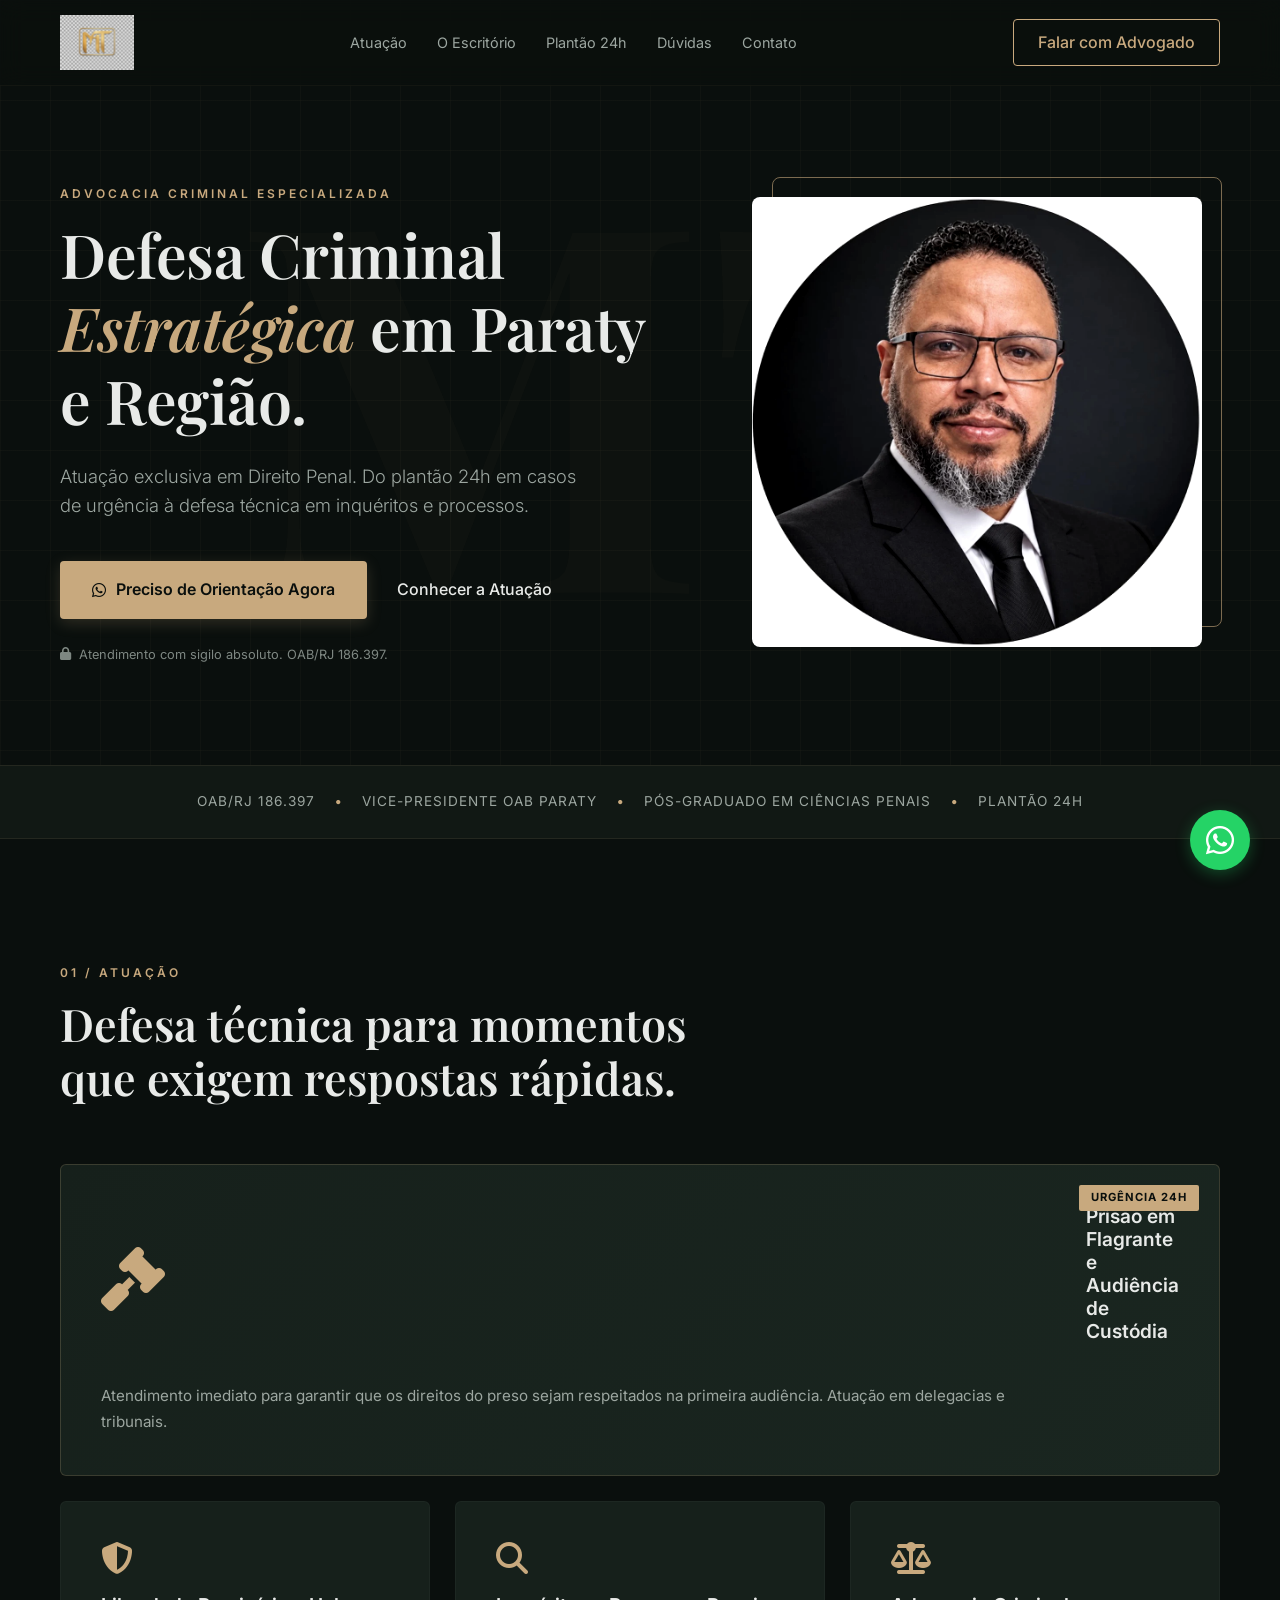
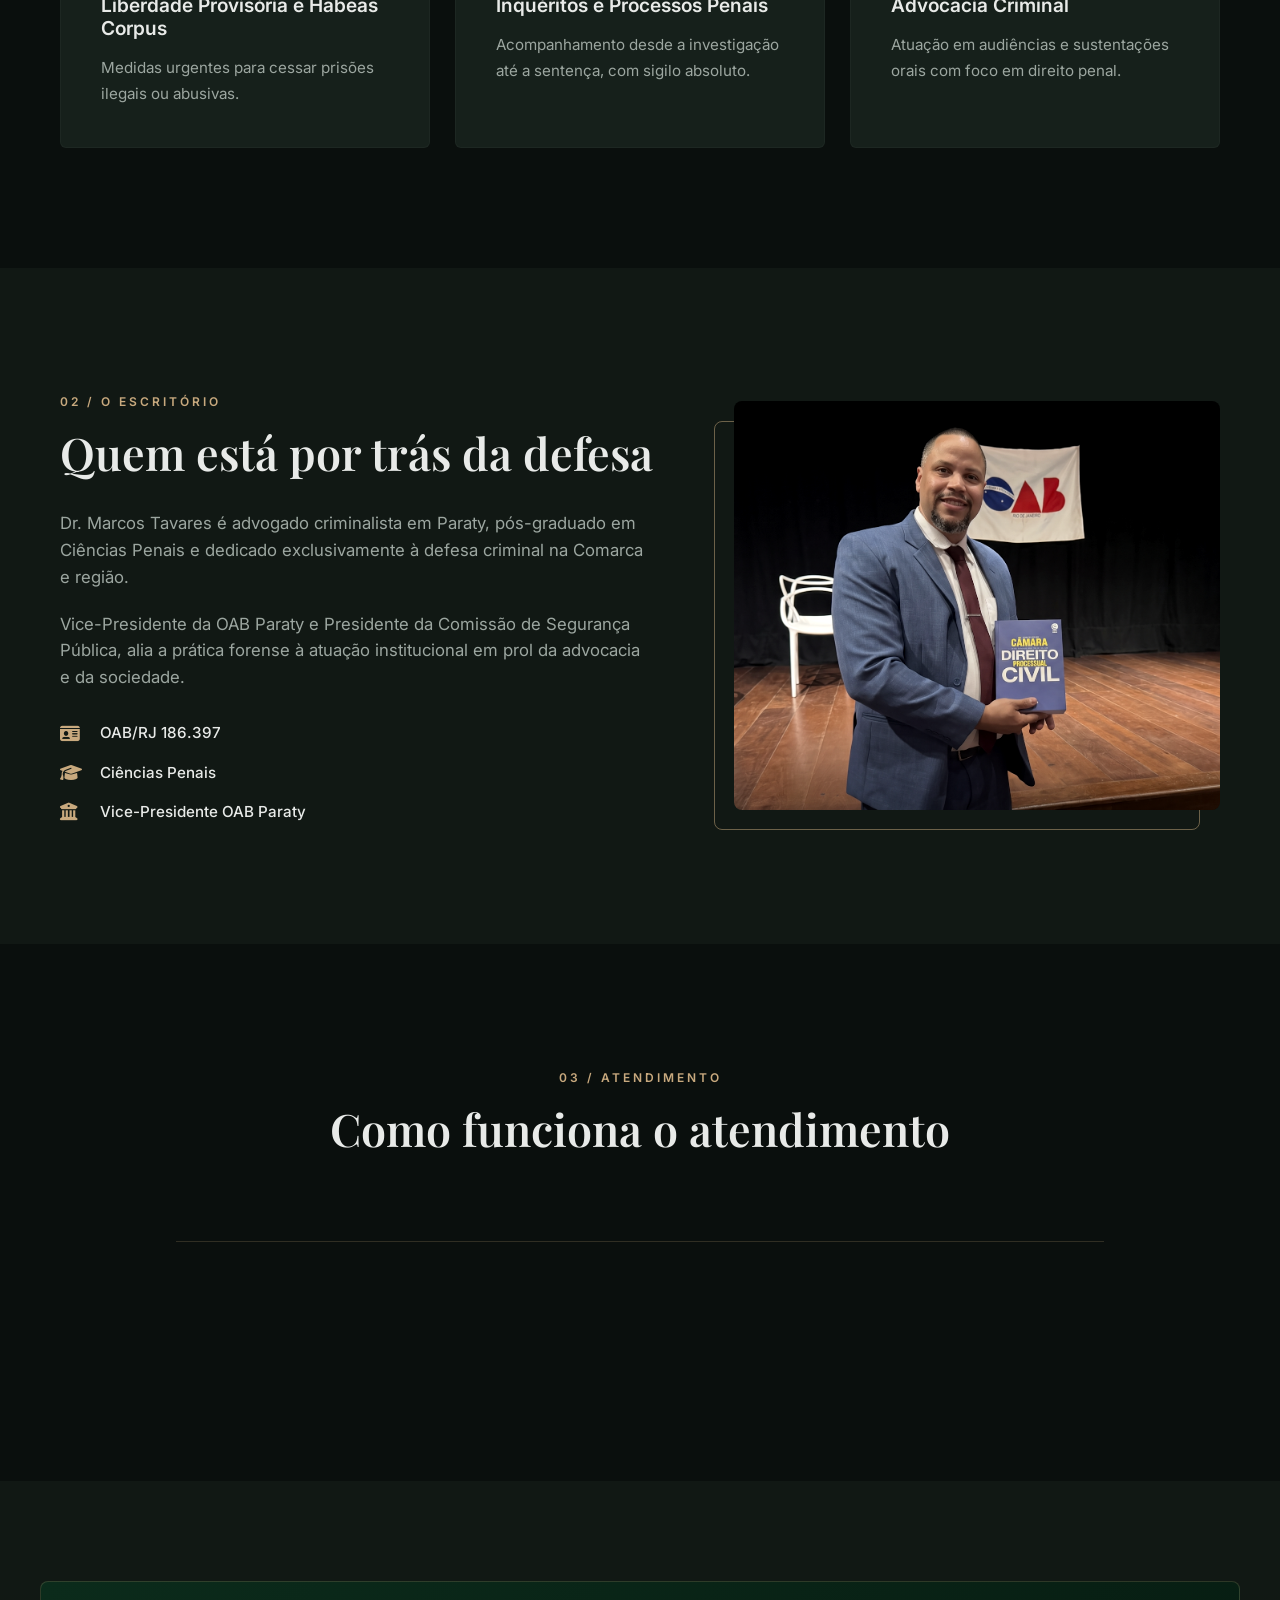
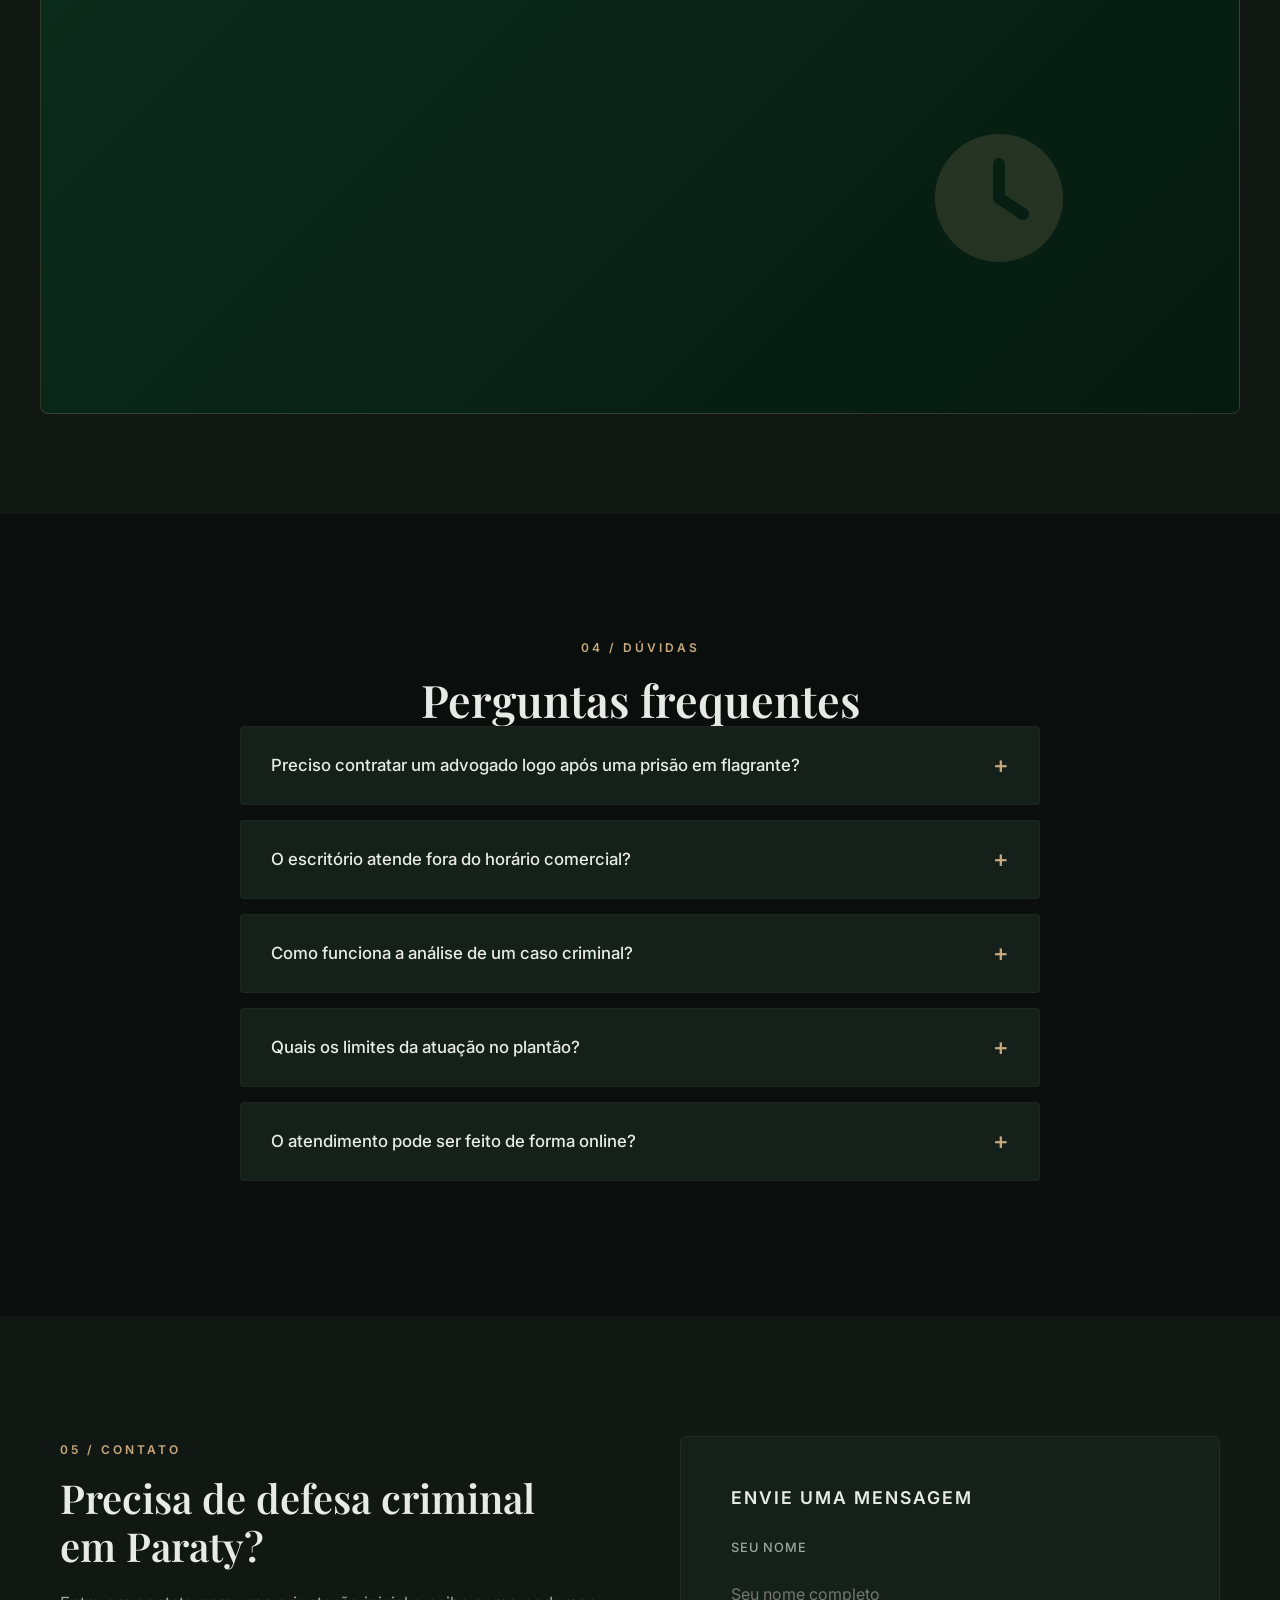
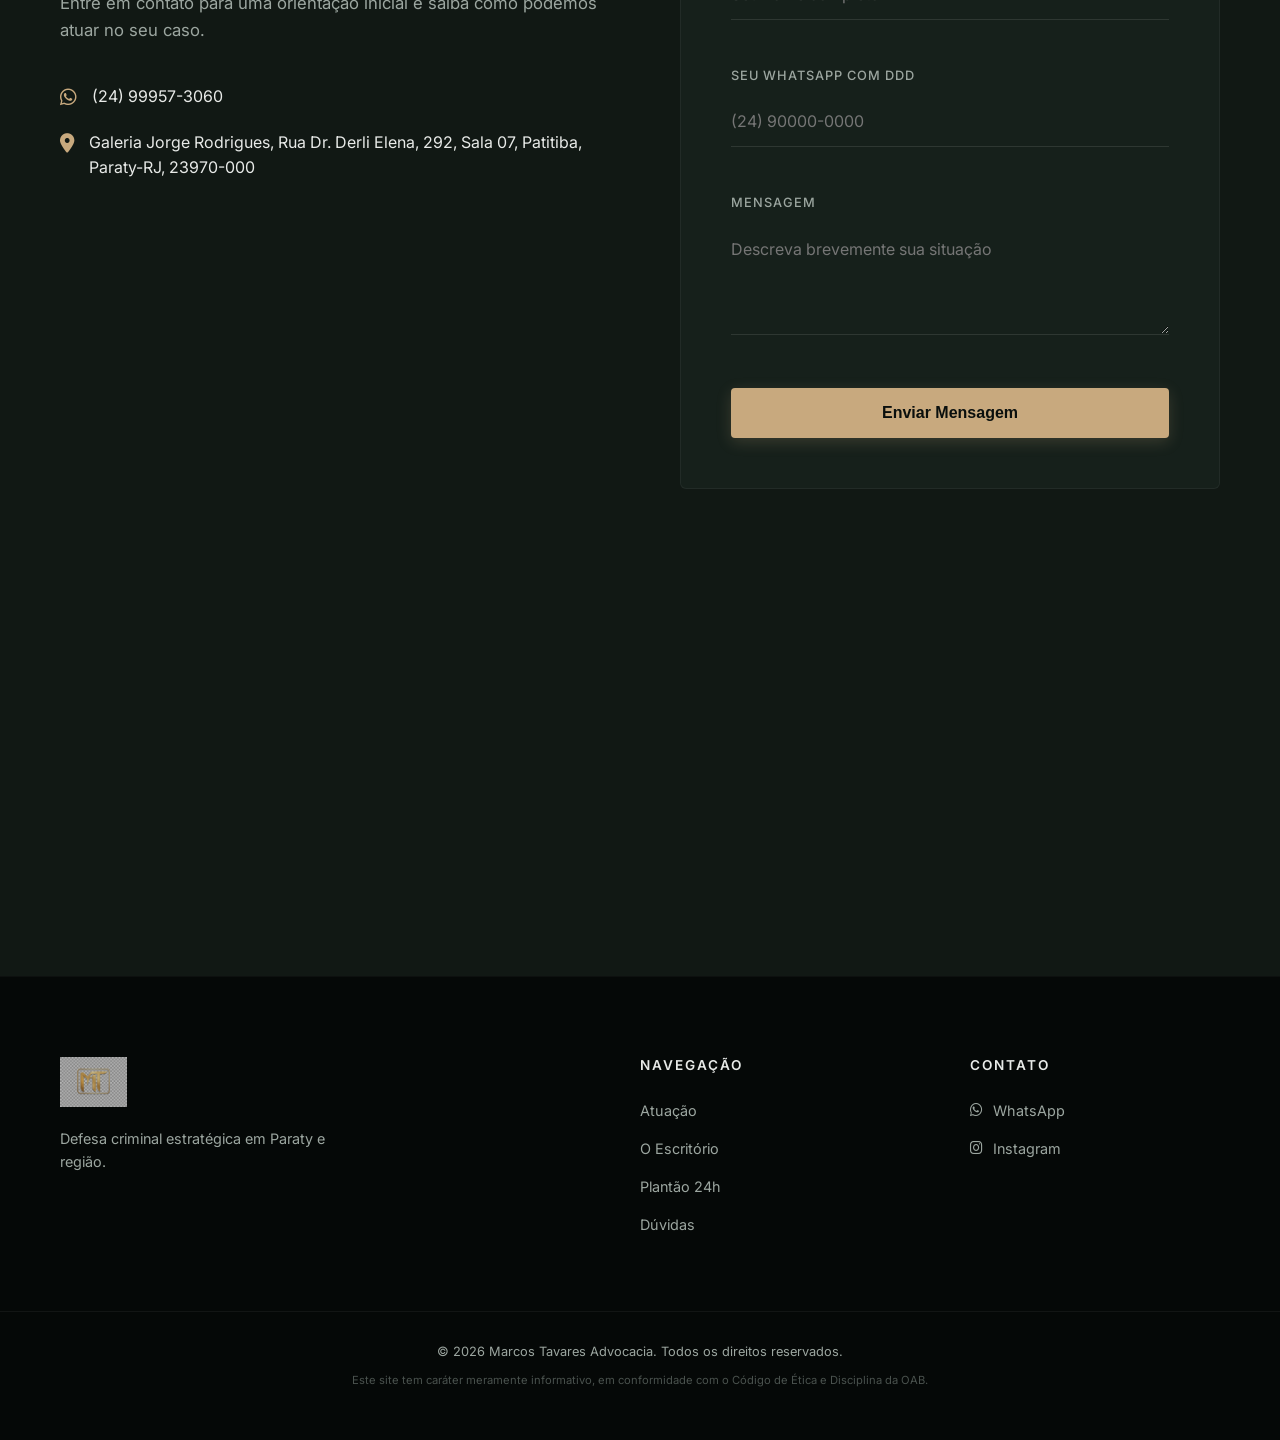
<file: site-marcos-tavares/index.html>
<!DOCTYPE html>
<html lang="pt-BR">
<head>
    <meta charset="UTF-8">
    <meta name="viewport" content="width=device-width, initial-scale=1.0">
    <title>Marcos Tavares | Advogado Criminalista em Paraty</title>
    <meta name="description" content="Defesa criminal estratégica em Paraty e região. Advogado criminalista, pós-graduado em Ciências Penais, Vice-Presidente da OAB Paraty. Atendimento 24h para urgências.">
    
    <!-- Fontes -->
    <link rel="preconnect" href="https://fonts.googleapis.com">
    <link rel="preconnect" href="https://fonts.gstatic.com" crossorigin>
    <link href="https://fonts.googleapis.com/css2?family=Playfair+Display:ital,wght@0,500;0,600;0,700;1,500&family=Inter:wght@300;400;500;600&display=swap" rel="stylesheet">
    
    <!-- Ícones -->
    <link rel="stylesheet" href="https://cdnjs.cloudflare.com/ajax/libs/font-awesome/6.4.0/css/all.min.css">
    
    <!-- CSS -->
    <link rel="stylesheet" href="style.css">
</head>
<body>

    <!-- BOTÃO WHATSAPP FLUTUANTE -->
    <a href="https://wa.me/5524999573060" class="btn-whatsapp-flutuante" target="_blank" aria-label="Falar no WhatsApp">
        <i class="fab fa-whatsapp"></i>
    </a>

    <!-- MENU FIXO -->
    <header id="header">
        <div class="container nav-container">
            <a href="#inicio" class="logo">
                <img src="imagens/logo-mt.png" alt="Logotipo Marcos Tavares - Advogado">
            </a>
            
            <nav>
                <ul class="nav-links" id="nav-links">
                    <li><a href="#atuacao">Atuação</a></li>
                    <li><a href="#escritorio">O Escritório</a></li>
                    <li><a href="#plantao">Plantão 24h</a></li>
                    <li><a href="#duvidas">Dúvidas</a></li>
                    <li><a href="#contato">Contato</a></li>
                </ul>
            </nav>
            
            <a href="https://wa.me/5524999573060" class="btn-nav" target="_blank">Falar com Advogado</a>
            
            <button class="menu-mobile" id="menu-mobile" aria-label="Abrir menu">
                <i class="fas fa-bars"></i>
            </button>
        </div>
    </header>

    <!-- TOPO / PRIMEIRA TELA (EDITORIAL) -->
    <section class="hero" id="inicio">
        <!-- Marca d'água MT -->
        <div class="marca-dagua">MT</div>
        
        <div class="container hero-container">
            <div class="hero-texto">
                <span class="tag-topo">Advocacia Criminal Especializada</span>
                <h1>Defesa Criminal <em>Estratégica</em> em Paraty e Região.</h1>
                <p class="subtitulo">Atuação exclusiva em Direito Penal. Do plantão 24h em casos de urgência à defesa técnica em inquéritos e processos.</p>
                
                <div class="hero-botoes">
                    <a href="https://wa.me/5524999573060" class="btn-principal" target="_blank">
                        <i class="fab fa-whatsapp"></i> Preciso de Orientação Agora
                    </a>
                    <a href="#atuacao" class="btn-secundario">Conhecer a Atuação</a>
                </div>
                
                <p class="micro-confianca"><i class="fas fa-lock"></i> Atendimento com sigilo absoluto. OAB/RJ 186.397.</p>
            </div>
            
            <div class="hero-imagem-wrapper">
                <div class="moldura-dourada"></div>
                <img src="imagens/retrato.jpg" alt="Dr. Marcos Tavares, advogado criminalista" class="hero-foto">
            </div>
        </div>
    </section>

    <!-- LINHA DE CREDIBILIDADE SUTIL -->
    <div class="linha-credibilidade">
        <div class="container">
            <p>OAB/RJ 186.397 <span>•</span> Vice-Presidente OAB Paraty <span>•</span> Pós-graduado em Ciências Penais <span>•</span> Plantão 24h</p>
        </div>
    </div>

    <!-- ÁREAS DE ATUAÇÃO (ASSIMÉTRICA) -->
    <section class="atuacao" id="atuacao">
        <div class="container">
            <div class="atuacao-cabecalho">
                <span class="tag-secao">01 / Atuação</span>
                <h2 class="titulo-secao">Defesa técnica para momentos que exigem respostas rápidas.</h2>
            </div>
            
            <div class="atuacao-grid-editorial">
                <!-- Card Destaque (Grande) -->
                <div class="atuacao-card destaque">
                    <div class="selo-destaque">Urgência 24h</div>
                    <i class="fas fa-gavel"></i>
                    <h3>Prisão em Flagrante e Audiência de Custódia</h3>
                    <p>Atendimento imediato para garantir que os direitos do preso sejam respeitados na primeira audiência. Atuação em delegacias e tribunais.</p>
                </div>

                <!-- Cards Menores -->
                <div class="atuacao-card">
                    <i class="fas fa-shield-alt"></i>
                    <h3>Liberdade Provisória e Habeas Corpus</h3>
                    <p>Medidas urgentes para cessar prisões ilegais ou abusivas.</p>
                </div>

                <div class="atuacao-card">
                    <i class="fas fa-search"></i>
                    <h3>Inquéritos e Processos Penais</h3>
                    <p>Acompanhamento desde a investigação até a sentença, com sigilo absoluto.</p>
                </div>

                <div class="atuacao-card">
                    <i class="fas fa-balance-scale"></i>
                    <h3>Advocacia Criminal</h3>
                    <p>Atuação em audiências e sustentações orais com foco em direito penal.</p>
                </div>
            </div>
        </div>
    </section>

    <!-- O ESCRITÓRIO / SOBRE -->
    <section class="escritorio" id="escritorio">
        <div class="container escritorio-container">
            <div class="escritorio-texto">
                <span class="tag-secao">02 / O Escritório</span>
                <h2>Quem está por trás da defesa</h2>
                <p>Dr. Marcos Tavares é advogado criminalista em Paraty, pós-graduado em Ciências Penais e dedicado exclusivamente à defesa criminal na Comarca e região.</p>
                <p>Vice-Presidente da OAB Paraty e Presidente da Comissão de Segurança Pública, alia a prática forense à atuação institucional em prol da advocacia e da sociedade.</p>
                
                <div class="credenciais">
                    <span><i class="fas fa-id-card"></i> OAB/RJ 186.397</span>
                    <span><i class="fas fa-graduation-cap"></i> Ciências Penais</span>
                    <span><i class="fas fa-university"></i> Vice-Presidente OAB Paraty</span>
                </div>
            </div>
            <div class="escritorio-imagem-wrapper">
                <div class="moldura-dourada-escritorio"></div>
                <img src="imagens/institucional.jpg" alt="Dr. Marcos Tavares em evento institucional da OAB" class="escritorio-foto">
            </div>
        </div>
    </section>

    <!-- COMO FUNCIONA -->
    <section class="como-funciona">
        <div class="container">
            <div class="text-center">
                <span class="tag-secao">03 / Atendimento</span>
                <h2 class="titulo-secao">Como funciona o atendimento</h2>
            </div>
            
            <div class="passos-grid">
                <div class="passo-item">
                    <div class="passo-numero">1</div>
                    <h3>Contato Imediato</h3>
                    <p>Pelo WhatsApp, você fala diretamente com a equipe da defesa.</p>
                </div>
                <div class="passo-item">
                    <div class="passo-numero">2</div>
                    <h3>Análise de Urgência</h3>
                    <p>Avaliamos a situação e orientamos sobre prazos e próximos passos.</p>
                </div>
                <div class="passo-item">
                    <div class="passo-numero">3</div>
                    <h3>Estratégia</h3>
                    <p>Definimos a medida cabível: cautelar, habeas corpus ou defesa processual.</p>
                </div>
                <div class="passo-item">
                    <div class="passo-numero">4</div>
                    <h3>Acompanhamento</h3>
                    <p>Atuamos em audiências e tribunais com total transparência.</p>
                </div>
            </div>
        </div>
    </section>

    <!-- PLANTÃO 24H -->
    <section class="plantao" id="plantao">
        <div class="container plantao-box">
            <div class="plantao-texto">
                <span class="tag-secao clara">Urgência</span>
                <h2>Plantão 24h para prisões em flagrante e audiências de custódia.</h2>
                <p>Em situações de urgência, cada minuto importa. O atendimento imediato é essencial para garantir a integridade da defesa.</p>
                <a href="https://wa.me/5524999573060" class="btn-principal" target="_blank">
                    <i class="fab fa-whatsapp"></i> Falar com a Defesa Agora
                </a>
            </div>
            <div class="plantao-icone">
                <i class="fas fa-clock"></i>
            </div>
        </div>
    </section>

    <!-- DÚVIDAS FREQUENTES -->
    <section class="faq" id="duvidas">
        <div class="container">
            <div class="text-center">
                <span class="tag-secao">04 / Dúvidas</span>
                <h2 class="titulo-secao">Perguntas frequentes</h2>
            </div>
            
            <div class="faq-lista">
                <details class="faq-item">
                    <summary>Preciso contratar um advogado logo após uma prisão em flagrante?</summary>
                    <p>Sim. A presença de um advogado na audiência de custódia é fundamental para garantir que os direitos do preso sejam respeitados e para verificar a legalidade da prisão.</p>
                </details>
                <details class="faq-item">
                    <summary>O escritório atende fora do horário comercial?</summary>
                    <p>Sim. O escritório mantém plantão 24h para situações de urgência, como prisões em flagrante e audiências de custódia.</p>
                </details>
                <details class="faq-item">
                    <summary>Como funciona a análise de um caso criminal?</summary>
                    <p>O primeiro passo é uma conversa para entender os fatos. A partir disso, o advogado avalia as medidas cabíveis e orienta sobre os próximos passos, sempre com sigilo absoluto.</p>
                </details>
                <details class="faq-item">
                    <summary>Quais os limites da atuação no plantão?</summary>
                    <p>O plantão é voltado para atendimentos de urgência. Para casos que não exigem atendimento imediato, o agendamento é feito em horário comercial.</p>
                </details>
                <details class="faq-item">
                    <summary>O atendimento pode ser feito de forma online?</summary>
                    <p>Sim. O contato inicial e a análise de urgência podem ser feitos pelo WhatsApp. Para casos que exigem atuação presencial, o advogado se desloca conforme a necessidade.</p>
                </details>
            </div>
        </div>
    </section>

    <!-- CONTATO -->
    <section class="contato" id="contato">
        <div class="container contato-container">
            <div class="contato-info">
                <span class="tag-secao clara">05 / Contato</span>
                <h2>Precisa de defesa criminal em Paraty?</h2>
                <p>Entre em contato para uma orientação inicial e saiba como podemos atuar no seu caso.</p>
                
                <div class="contato-dados">
                    <p><i class="fab fa-whatsapp"></i> (24) 99957-3060</p>
                    <p><i class="fas fa-map-marker-alt"></i> Galeria Jorge Rodrigues, Rua Dr. Derli Elena, 292, Sala 07, Patitiba, Paraty-RJ, 23970-000</p>
                </div>
            </div>
            
            <div class="contato-formulario">
                <h3>Envie uma mensagem</h3>
                <form id="form-contato">
                    <div class="form-group">
                        <label for="nome">Seu nome</label>
                        <input type="text" id="nome" name="nome" placeholder="Seu nome completo" required>
                        <span class="error-message"></span>
                    </div>
                    
                    <div class="form-group">
                        <label for="whatsapp">Seu WhatsApp com DDD</label>
                        <input type="tel" id="whatsapp" name="whatsapp" placeholder="(24) 90000-0000" required>
                        <span class="error-message"></span>
                    </div>
                    
                    <div class="form-group">
                        <label for="mensagem">Mensagem</label>
                        <textarea id="mensagem" name="mensagem" rows="4" placeholder="Descreva brevemente sua situação" required></textarea>
                        <span class="error-message"></span>
                    </div>
                    
                    <input type="text" id="website" name="website" style="display:none !important" tabindex="-1" autocomplete="off">
                    
                    <button type="submit" class="btn-principal btn-bloco">Enviar Mensagem</button>
                </form>
                <div id="form-sucesso" class="form-sucesso oculto">
                    <i class="fas fa-check-circle"></i>
                    <h4>Mensagem recebida!</h4>
                    <p>Entraremos em contato em breve pelo WhatsApp informado.</p>
                </div>
            </div>
        </div>
        
        <div class="container mapa-container">
            <iframe 
                src="https://www.google.com/maps?q=Galeria+Jorge+Rodrigues,+Rua+Dr.+Derli+Elena,+292,+Paraty+-+RJ&output=embed" 
                width="100%" height="300" style="border:0;" allowfullscreen="" loading="lazy">
            </iframe>
        </div>
    </section>

    <!-- RODAPÉ -->
    <footer class="rodape">
        <div class="container rodape-grid">
            <div class="rodape-marca">
                <img src="imagens/logo-mt.png" alt="Logotipo Marcos Tavares - Advogado" class="logo-rodape">
                <p>Defesa criminal estratégica em Paraty e região.</p>
            </div>
            
            <div class="rodape-links">
                <h4>Navegação</h4>
                <ul>
                    <li><a href="#atuacao">Atuação</a></li>
                    <li><a href="#escritorio">O Escritório</a></li>
                    <li><a href="#plantao">Plantão 24h</a></li>
                    <li><a href="#duvidas">Dúvidas</a></li>
                </ul>
            </div>
            
            <div class="rodape-contato">
                <h4>Contato</h4>
                <ul>
                    <li><a href="https://wa.me/5524999573060" target="_blank"><i class="fab fa-whatsapp"></i> WhatsApp</a></li>
                    <li><a href="https://www.instagram.com/marcostavaresadvg" target="_blank"><i class="fab fa-instagram"></i> Instagram</a></li>
                </ul>
            </div>
        </div>
        
        <div class="rodape-base">
            <div class="container">
                <p>&copy; <span id="ano-atual"></span> Marcos Tavares Advocacia. Todos os direitos reservados.</p>
                <p class="aviso-oab">Este site tem caráter meramente informativo, em conformidade com o Código de Ética e Disciplina da OAB.</p>
            </div>
        </div>
    </footer>

    <button id="btn-topo" class="btn-topo" aria-label="Voltar ao topo">
        <i class="fas fa-chevron-up"></i>
    </button>

    <script src="script.js"></script>
</body>
</html>
</file>
<file: site-marcos-tavares/style.css>
/* =========================================
   VARIÁVEIS DE DESIGN (Dark Premium)
   ========================================= */
:root {
    /* Cores Base */
    --bg-principal: #0A0F0D;     /* Quase preto com toque de verde */
    --bg-secundario: #111814;    /* Grafite esverdeado para seções alternadas */
    --card-bg: #16201B;          /* Fundo dos cartões */
    --primaria: #0B2B1B;         /* Verde do logo (para detalhes) */
    --destaque: #C8A97E;         /* Dourado principal */
    --destaque-hover: #D9BC94;   /* Dourado mais claro para hover */
    
    /* Textos */
    --texto-claro: #E8EAE8;      /* Branco suave */
    --texto-muted: #9CA6A0;      /* Cinza esverdeado para textos secundários */
    
    /* Fontes */
    --fonte-titulo: 'Playfair Display', serif;
    --fonte-corpo: 'Inter', sans-serif;
}

/* =========================================
   RESET E BASE
   ========================================= */
* { margin: 0; padding: 0; box-sizing: border-box; }

html {
    scroll-behavior: smooth;
    scroll-padding-top: 90px;
}

body {
    font-family: var(--fonte-corpo);
    background-color: var(--bg-principal);
    color: var(--texto-claro);
    line-height: 1.6;
    -webkit-font-smoothing: antialiased;
    /* Textura de grid sutil no fundo */
    background-image: 
        linear-gradient(rgba(200, 169, 126, 0.03) 1px, transparent 1px),
        linear-gradient(90deg, rgba(200, 169, 126, 0.03) 1px, transparent 1px);
    background-size: 50px 50px;
}

h1, h2, h3, h4 {
    font-family: var(--fonte-titulo);
    color: var(--texto-claro);
    line-height: 1.2;
    font-weight: 600;
}

em { font-style: italic; color: var(--destaque); }

a { text-decoration: none; color: inherit; }
img { max-width: 100%; height: auto; display: block; }

.container { max-width: 1200px; margin: 0 auto; padding: 0 20px; }
.text-center { text-align: center; }
.oculto { display: none !important; }

/* =========================================
   TAGS E DETALHES EDITORIAIS
   ========================================= */
.tag-topo, .tag-secao {
    display: inline-block;
    font-size: 0.75rem;
    font-weight: 600;
    text-transform: uppercase;
    letter-spacing: 3px;
    color: var(--destaque);
    margin-bottom: 15px;
}

.tag-secao.clara { color: var(--destaque); }

/* =========================================
   BOTÕES
   ========================================= */
.btn-principal {
    display: inline-flex;
    align-items: center;
    justify-content: center;
    gap: 10px;
    background-color: var(--destaque);
    color: #0A0F0D;
    padding: 16px 32px;
    border-radius: 4px;
    font-weight: 600;
    font-size: 1rem;
    transition: all 0.3s ease;
    border: none;
    cursor: pointer;
    box-shadow: 0 4px 15px rgba(200, 169, 126, 0.2);
}

.btn-principal:hover {
    background-color: var(--destaque-hover);
    transform: translateY(-3px);
    box-shadow: 0 8px 25px rgba(200, 169, 126, 0.4);
}

.btn-secundario {
    color: var(--texto-claro);
    font-weight: 500;
    padding: 16px 0;
    border-bottom: 1px solid transparent;
    transition: border-color 0.3s ease, color 0.3s ease;
}

.btn-secundario:hover {
    color: var(--destaque);
    border-bottom-color: var(--destaque);
}

.btn-nav {
    background-color: transparent;
    color: var(--destaque);
    border: 1px solid var(--destaque);
    padding: 10px 24px;
    border-radius: 4px;
    font-weight: 500;
    transition: all 0.3s ease;
}

.btn-nav:hover { background-color: var(--destaque); color: #0A0F0D; }
.btn-bloco { width: 100%; }

/* =========================================
   WHATSAPP FLUTUANTE
   ========================================= */
.btn-whatsapp-flutuante {
    position: fixed;
    bottom: 30px;
    right: 30px;
    background-color: #25D366;
    color: white;
    width: 60px;
    height: 60px;
    border-radius: 50%;
    display: flex;
    align-items: center;
    justify-content: center;
    font-size: 2rem;
    z-index: 1000;
    box-shadow: 0 4px 15px rgba(37, 211, 102, 0.3);
    transition: transform 0.3s ease;
}

.btn-whatsapp-flutuante:hover { transform: scale(1.1); color: white; }

/* =========================================
   MENU FIXO (Efeito Vidro Fosco)
   ========================================= */
#header {
    position: fixed;
    top: 0; left: 0; width: 100%;
    background-color: rgba(10, 15, 13, 0.8);
    backdrop-filter: blur(12px);
    -webkit-backdrop-filter: blur(12px);
    z-index: 999;
    transition: box-shadow 0.3s ease, padding 0.3s ease;
    padding: 15px 0;
    border-bottom: 1px solid rgba(200, 169, 126, 0.05);
}

#header.rolado {
    padding: 10px 0;
    box-shadow: 0 4px 30px rgba(0, 0, 0, 0.5);
    border-bottom: 1px solid rgba(200, 169, 126, 0.15);
}

.nav-container { display: flex; align-items: center; justify-content: space-between; }
.logo img { height: 55px; width: auto; }

.nav-links { display: flex; gap: 30px; list-style: none; }

.nav-links a {
    font-weight: 400;
    color: var(--texto-muted);
    font-size: 0.9rem;
    transition: color 0.3s ease;
    position: relative;
}

.nav-links a::after {
    content: '';
    position: absolute;
    bottom: -5px; left: 0;
    width: 0; height: 1px;
    background-color: var(--destaque);
    transition: width 0.3s ease;
}

.nav-links a:hover { color: var(--texto-claro); }
.nav-links a:hover::after { width: 100%; }

.menu-mobile {
    display: none;
    background: none;
    border: none;
    font-size: 1.5rem;
    color: var(--texto-claro);
    cursor: pointer;
}

/* =========================================
   TOPO / HERO EDITORIAL
   ========================================= */
.hero {
    padding: 180px 0 100px;
    position: relative;
    overflow: hidden;
}

.marca-dagua {
    position: absolute;
    top: 50%; left: 50%;
    transform: translate(-50%, -50%);
    font-family: var(--fonte-titulo);
    font-size: 40vw;
    font-weight: 700;
    color: rgba(200, 169, 126, 0.02);
    line-height: 1;
    pointer-events: none;
    user-select: none;
    z-index: 0;
}

.hero-container {
    display: grid;
    grid-template-columns: 1.1fr 0.9fr;
    gap: 80px;
    align-items: center;
    position: relative;
    z-index: 1;
}

.hero h1 {
    font-size: 3.8rem;
    margin-bottom: 25px;
    color: var(--texto-claro);
    letter-spacing: -0.5px;
}

.subtitulo {
    font-size: 1.15rem;
    color: var(--texto-muted);
    margin-bottom: 40px;
    max-width: 90%;
    font-weight: 300;
}

.hero-botoes {
    display: flex;
    align-items: center;
    gap: 30px;
    margin-bottom: 25px;
}

.micro-confianca {
    font-size: 0.8rem;
    color: var(--texto-muted);
    display: flex;
    align-items: center;
    gap: 8px;
    opacity: 0.8;
}

/* Foto do Hero com Moldura Deslocada */
.hero-imagem-wrapper {
    position: relative;
    width: 100%;
    max-width: 450px;
    margin: 0 auto;
}

.hero-foto {
    width: 100%;
    border-radius: 8px;
    position: relative;
    z-index: 2;
    filter: grayscale(20%) contrast(1.1); /* Tratamento de cor sutil */
    transition: transform 0.6s ease;
}

.hero-foto:hover { transform: scale(1.02); }

.moldura-dourada {
    position: absolute;
    top: -20px; right: -20px;
    width: 100%; height: 100%;
    border: 1px solid var(--destaque);
    border-radius: 8px;
    z-index: 1;
    opacity: 0.6;
}

/* =========================================
   LINHA DE CREDIBILIDADE SUTIL
   ========================================= */
.linha-credibilidade {
    background-color: var(--bg-secundario);
    border-top: 1px solid rgba(200, 169, 126, 0.1);
    border-bottom: 1px solid rgba(200, 169, 126, 0.1);
    padding: 25px 0;
    text-align: center;
}

.linha-credibilidade p {
    font-size: 0.85rem;
    color: var(--texto-muted);
    letter-spacing: 1px;
    text-transform: uppercase;
}

.linha-credibilidade span {
    color: var(--destaque);
    margin: 0 15px;
    font-weight: 700;
}

/* =========================================
   ÁREAS DE ATUAÇÃO (ASSIMÉTRICA)
   ========================================= */
.atuacao { padding: 120px 0; background-color: var(--bg-principal); }

.atuacao-cabecalho { margin-bottom: 60px; max-width: 700px; }

.titulo-secao {
    font-size: 2.8rem;
    margin-bottom: 0;
    color: var(--texto-claro);
}

.atuacao-grid-editorial {
    display: grid;
    grid-template-columns: repeat(3, 1fr);
    gap: 25px;
}

.atuacao-card {
    background-color: var(--card-bg);
    padding: 40px;
    border-radius: 6px;
    position: relative;
    border: 1px solid rgba(255, 255, 255, 0.03);
    transition: all 0.4s ease;
    display: flex;
    flex-direction: column;
}

.atuacao-card:hover {
    transform: translateY(-5px);
    border-color: rgba(200, 169, 126, 0.3);
    box-shadow: 0 20px 40px rgba(0, 0, 0, 0.4);
}

.atuacao-card.destaque {
    grid-column: span 3; /* Ocupa a largura toda */
    display: grid;
    grid-template-columns: auto 1fr;
    gap: 30px;
    align-items: center;
    background: linear-gradient(135deg, var(--card-bg) 0%, #1a2620 100%);
    border: 1px solid rgba(200, 169, 126, 0.2);
}

.atuacao-card.destaque i { font-size: 4rem; margin-bottom: 0; }
.atuacao-card.destaque h3 { margin-bottom: 10px; }
.atuacao-card.destaque p { margin-bottom: 0; }

.selo-destaque {
    position: absolute;
    top: 20px; right: 20px;
    background-color: var(--destaque);
    color: #0A0F0D;
    font-size: 0.7rem;
    font-weight: 700;
    text-transform: uppercase;
    padding: 4px 12px;
    border-radius: 2px;
    letter-spacing: 1px;
}

.atuacao-card i {
    font-size: 2rem;
    color: var(--destaque);
    margin-bottom: 20px;
}

.atuacao-card h3 {
    font-family: var(--fonte-corpo);
    font-size: 1.2rem;
    margin-bottom: 15px;
    color: var(--texto-claro);
}

.atuacao-card p { font-size: 0.95rem; color: var(--texto-muted); line-height: 1.7; }

/* =========================================
   O ESCRITÓRIO
   ========================================= */
.escritorio { padding: 120px 0; background-color: var(--bg-secundario); }

.escritorio-container {
    display: grid;
    grid-template-columns: 1.1fr 0.9fr;
    gap: 80px;
    align-items: center;
}

.escritorio-texto h2 { font-size: 2.8rem; margin-bottom: 30px; }
.escritorio-texto p { color: var(--texto-muted); margin-bottom: 20px; font-size: 1.05rem; }

.credenciais {
    display: flex;
    flex-direction: column;
    gap: 15px;
    margin-top: 30px;
}

.credenciais span {
    display: flex;
    align-items: center;
    gap: 15px;
    font-size: 0.95rem;
    font-weight: 500;
    color: var(--texto-claro);
}

.credenciais i { color: var(--destaque); font-size: 1.1rem; width: 25px; }

.escritorio-imagem-wrapper { position: relative; }

.escritorio-foto {
    width: 100%;
    border-radius: 8px;
    position: relative;
    z-index: 2;
    filter: grayscale(30%) contrast(1.1);
}

.moldura-dourada-escritorio {
    position: absolute;
    bottom: -20px; left: -20px;
    width: 100%; height: 100%;
    border: 1px solid var(--destaque);
    border-radius: 8px;
    z-index: 1;
    opacity: 0.5;
}

/* =========================================
   COMO FUNCIONA
   ========================================= */
.como-funciona { padding: 120px 0; background-color: var(--bg-principal); }

.passos-grid {
    display: grid;
    grid-template-columns: repeat(4, 1fr);
    gap: 30px;
    margin-top: 60px;
    position: relative;
}

.passos-grid::before {
    content: '';
    position: absolute;
    top: 25px; left: 10%; right: 10%;
    height: 1px;
    background-color: rgba(200, 169, 126, 0.2);
    z-index: 1;
}

.passo-item { text-align: center; position: relative; z-index: 2; }

.passo-numero {
    width: 50px; height: 50px;
    background-color: var(--bg-principal);
    color: var(--destaque);
    border: 1px solid var(--destaque);
    border-radius: 50%;
    display: flex;
    align-items: center;
    justify-content: center;
    font-size: 1.2rem;
    font-weight: 600;
    margin: 0 auto 20px;
    font-family: var(--fonte-titulo);
}

.passo-item h3 { font-family: var(--fonte-corpo); font-size: 1rem; margin-bottom: 10px; color: var(--texto-claro); }
.passo-item p { font-size: 0.9rem; color: var(--texto-muted); }

/* =========================================
   PLANTÃO 24H
   ========================================= */
.plantao { padding: 100px 0; background-color: var(--bg-secundario); }

.plantao-box {
    background: linear-gradient(135deg, var(--primaria) 0%, #061A10 100%);
    border-radius: 8px;
    padding: 70px;
    display: grid;
    grid-template-columns: 2fr 1fr;
    gap: 40px;
    align-items: center;
    position: relative;
    overflow: hidden;
    border: 1px solid rgba(200, 169, 126, 0.2);
}

.plantao-texto { position: relative; z-index: 1; }
.plantao-texto h2 { color: var(--texto-claro); font-size: 2.2rem; margin-bottom: 20px; line-height: 1.3; }
.plantao-texto p { color: var(--texto-muted); margin-bottom: 30px; font-size: 1.05rem; }

.plantao-icone { text-align: center; position: relative; z-index: 1; }
.plantao-icone i { font-size: 8rem; color: var(--destaque); opacity: 0.15; }

/* =========================================
   FAQ
   ========================================= */
.faq { padding: 120px 0; background-color: var(--bg-principal); }

.faq-lista { max-width: 800px; margin: 0 auto; }

.faq-item {
    background-color: var(--card-bg);
    border-radius: 4px;
    margin-bottom: 15px;
    border: 1px solid rgba(255, 255, 255, 0.03);
    transition: border-color 0.3s ease;
}

.faq-item:hover { border-color: rgba(200, 169, 126, 0.3); }

.faq-item summary {
    padding: 25px 30px;
    font-weight: 500;
    font-size: 1.05rem;
    color: var(--texto-claro);
    cursor: pointer;
    list-style: none;
    position: relative;
    font-family: var(--fonte-corpo);
}

.faq-item summary::-webkit-details-marker { display: none; }

.faq-item summary::after {
    content: '+';
    position: absolute;
    right: 30px; top: 50%;
    transform: translateY(-50%);
    font-size: 1.5rem;
    color: var(--destaque);
    transition: transform 0.3s ease;
}

.faq-item[open] summary::after { content: '−'; }
.faq-item p { padding: 0 30px 25px; color: var(--texto-muted); font-size: 0.95rem; }

/* =========================================
   CONTATO
   ========================================= */
.contato {
    padding: 120px 0;
    background-color: var(--bg-secundario);
    position: relative;
}

.contato-container {
    position: relative;
    z-index: 1;
    display: grid;
    grid-template-columns: 1fr 1fr;
    gap: 80px;
    align-items: start;
    margin-bottom: 60px;
}

.contato-info h2 { color: var(--texto-claro); font-size: 2.5rem; margin-bottom: 20px; }
.contato-info > p { color: var(--texto-muted); font-size: 1.05rem; margin-bottom: 40px; }

.contato-dados p {
    color: var(--texto-claro);
    display: flex;
    align-items: flex-start;
    gap: 15px;
    margin-bottom: 20px;
    font-size: 1rem;
}

.contato-dados i { color: var(--destaque); font-size: 1.2rem; margin-top: 4px; }

/* Formulário Dark */
.contato-formulario {
    background-color: var(--card-bg);
    padding: 50px;
    border-radius: 6px;
    border: 1px solid rgba(255, 255, 255, 0.05);
}

.contato-formulario h3 {
    font-family: var(--fonte-corpo);
    font-size: 1.1rem;
    margin-bottom: 30px;
    text-align: left;
    color: var(--texto-claro);
    text-transform: uppercase;
    letter-spacing: 2px;
}

.form-group { margin-bottom: 25px; }

.form-group label {
    display: block;
    font-size: 0.8rem;
    font-weight: 500;
    margin-bottom: 10px;
    color: var(--texto-muted);
    text-transform: uppercase;
    letter-spacing: 1px;
}

.form-group input,
.form-group textarea {
    width: 100%;
    padding: 15px 0;
    border: none;
    border-bottom: 1px solid rgba(255, 255, 255, 0.1);
    font-family: var(--fonte-corpo);
    font-size: 1rem;
    transition: border-color 0.3s ease;
    background-color: transparent;
    color: var(--texto-claro);
}

.form-group input:focus,
.form-group textarea:focus {
    outline: none;
    border-bottom-color: var(--destaque);
}

.form-group input.erro,
.form-group textarea.erro { border-bottom-color: #E74C3C; }

.error-message {
    display: block;
    color: #E74C3C;
    font-size: 0.75rem;
    margin-top: 5px;
    min-height: 16px;
}

.form-sucesso { text-align: center; padding: 40px 20px; }
.form-sucesso i { font-size: 4rem; color: var(--destaque); margin-bottom: 20px; }
.form-sucesso h4 { font-family: var(--fonte-titulo); font-size: 1.8rem; color: var(--texto-claro); margin-bottom: 10px; }
.form-sucesso p { color: var(--texto-muted); }

.mapa-container { position: relative; z-index: 1; }
.mapa-container iframe { border-radius: 6px; filter: invert(90%) hue-rotate(180deg) grayscale(50%); }

/* =========================================
   RODAPÉ
   ========================================= */
.rodape {
    background-color: #050807;
    color: var(--texto-muted);
    padding: 80px 0 40px;
    border-top: 1px solid rgba(255, 255, 255, 0.03);
}

.rodape-grid {
    display: grid;
    grid-template-columns: 2fr 1fr 1fr;
    gap: 80px;
    margin-bottom: 60px;
}

.logo-rodape { height: 50px; width: auto; margin-bottom: 20px; opacity: 0.8; }
.rodape-marca p { font-size: 0.9rem; max-width: 300px; }

.rodape h4 {
    color: var(--texto-claro);
    font-family: var(--fonte-corpo);
    font-size: 0.85rem;
    margin-bottom: 25px;
    text-transform: uppercase;
    letter-spacing: 2px;
}

.rodape ul { list-style: none; }
.rodape ul li { margin-bottom: 15px; }

.rodape ul a {
    transition: color 0.3s ease;
    display: flex;
    align-items: center;
    gap: 10px;
    font-size: 0.9rem;
}

.rodape ul a:hover { color: var(--destaque); }

.rodape-base {
    border-top: 1px solid rgba(255, 255, 255, 0.05);
    padding-top: 30px;
    text-align: center;
    font-size: 0.8rem;
}

.rodape-base p { margin-bottom: 10px; }

.aviso-oab {
    color: #4A524E;
    max-width: 800px;
    margin: 0 auto;
    font-size: 0.7rem;
}

/* =========================================
   BOTÃO VOLTAR AO TOPO
   ========================================= */
.btn-topo {
    position: fixed;
    bottom: 110px; right: 35px;
    background-color: var(--card-bg);
    color: var(--destaque);
    width: 45px; height: 45px;
    border-radius: 50%;
    border: 1px solid rgba(200, 169, 126, 0.3);
    cursor: pointer;
    display: flex;
    align-items: center;
    justify-content: center;
    font-size: 1rem;
    z-index: 999;
    opacity: 0;
    visibility: hidden;
    transition: all 0.3s ease;
}

.btn-topo.visivel { opacity: 1; visibility: visible; }
.btn-topo:hover { background-color: var(--destaque); color: #0A0F0D; }

/* =========================================
   ANIMAÇÕES DE ROLAGEM
   ========================================= */
.animar {
    opacity: 0;
    transform: translateY(30px);
    transition: opacity 0.8s ease, transform 0.8s ease;
    will-change: opacity, transform;
}

.animar.ativo { opacity: 1; transform: translateY(0); }

@media (prefers-reduced-motion: reduce) {
    .animar { opacity: 1; transform: none; transition: none; }
}

/* =========================================
   RESPONSIVIDADE
   ========================================= */
@media (max-width: 992px) {
    .hero h1 { font-size: 2.8rem; }
    .hero-container,
    .escritorio-container,
    .contato-container {
        grid-template-columns: 1fr;
        gap: 60px;
    }
    
    .hero-imagem-wrapper { max-width: 350px; order: -1; }
    .moldura-dourada { top: -15px; right: -15px; }
    
    .atuacao-grid-editorial { grid-template-columns: 1fr; }
    .atuacao-card.destaque { grid-column: span 1; grid-template-columns: 1fr; }
    
    .passos-grid { grid-template-columns: repeat(2, 1fr); }
    .passos-grid::before { display: none; }
    
    .rodape-grid { grid-template-columns: 1fr; gap: 40px; }
    
    .plantao-box { grid-template-columns: 1fr; text-align: center; padding: 50px 30px; }
    .plantao-icone { display: none; }
}

@media (max-width: 768px) {
    .nav-links {
        position: fixed;
        top: 80px; left: 0; width: 100%;
        background-color: var(--bg-secundario);
        flex-direction: column;
        padding: 30px;
        gap: 20px;
        box-shadow: 0 10px 30px rgba(0,0,0,0.5);
        transform: translateY(-150%);
        transition: transform 0.3s ease;
        z-index: 998;
        border-bottom: 1px solid rgba(200, 169, 126, 0.1);
    }
    
    .nav-links.ativo { transform: translateY(0); }
    
    .menu-mobile { display: block; }
    .btn-nav { display: none; }
    
    .hero { padding: 140px 0 60px; }
    .hero h1 { font-size: 2.2rem; }
    .hero-botoes { flex-direction: column; align-items: stretch; gap: 15px; }
    .btn-secundario { text-align: center; }
    
    .linha-credibilidade p { font-size: 0.7rem; display: flex; flex-direction: column; gap: 5px; }
    .linha-credibilidade span { display: none; }
    
    .passos-grid { grid-template-columns: 1fr; gap: 40px; }
    
    .contato-formulario { padding: 30px; }
    .contato-info h2 { font-size: 2rem; }
    
    .btn-whatsapp-flutuante {
        width: 55px; height: 55px;
        font-size: 1.8rem;
        bottom: 20px; right: 20px;
    }
    .btn-topo { bottom: 90px; right: 25px; }
}
</file>
